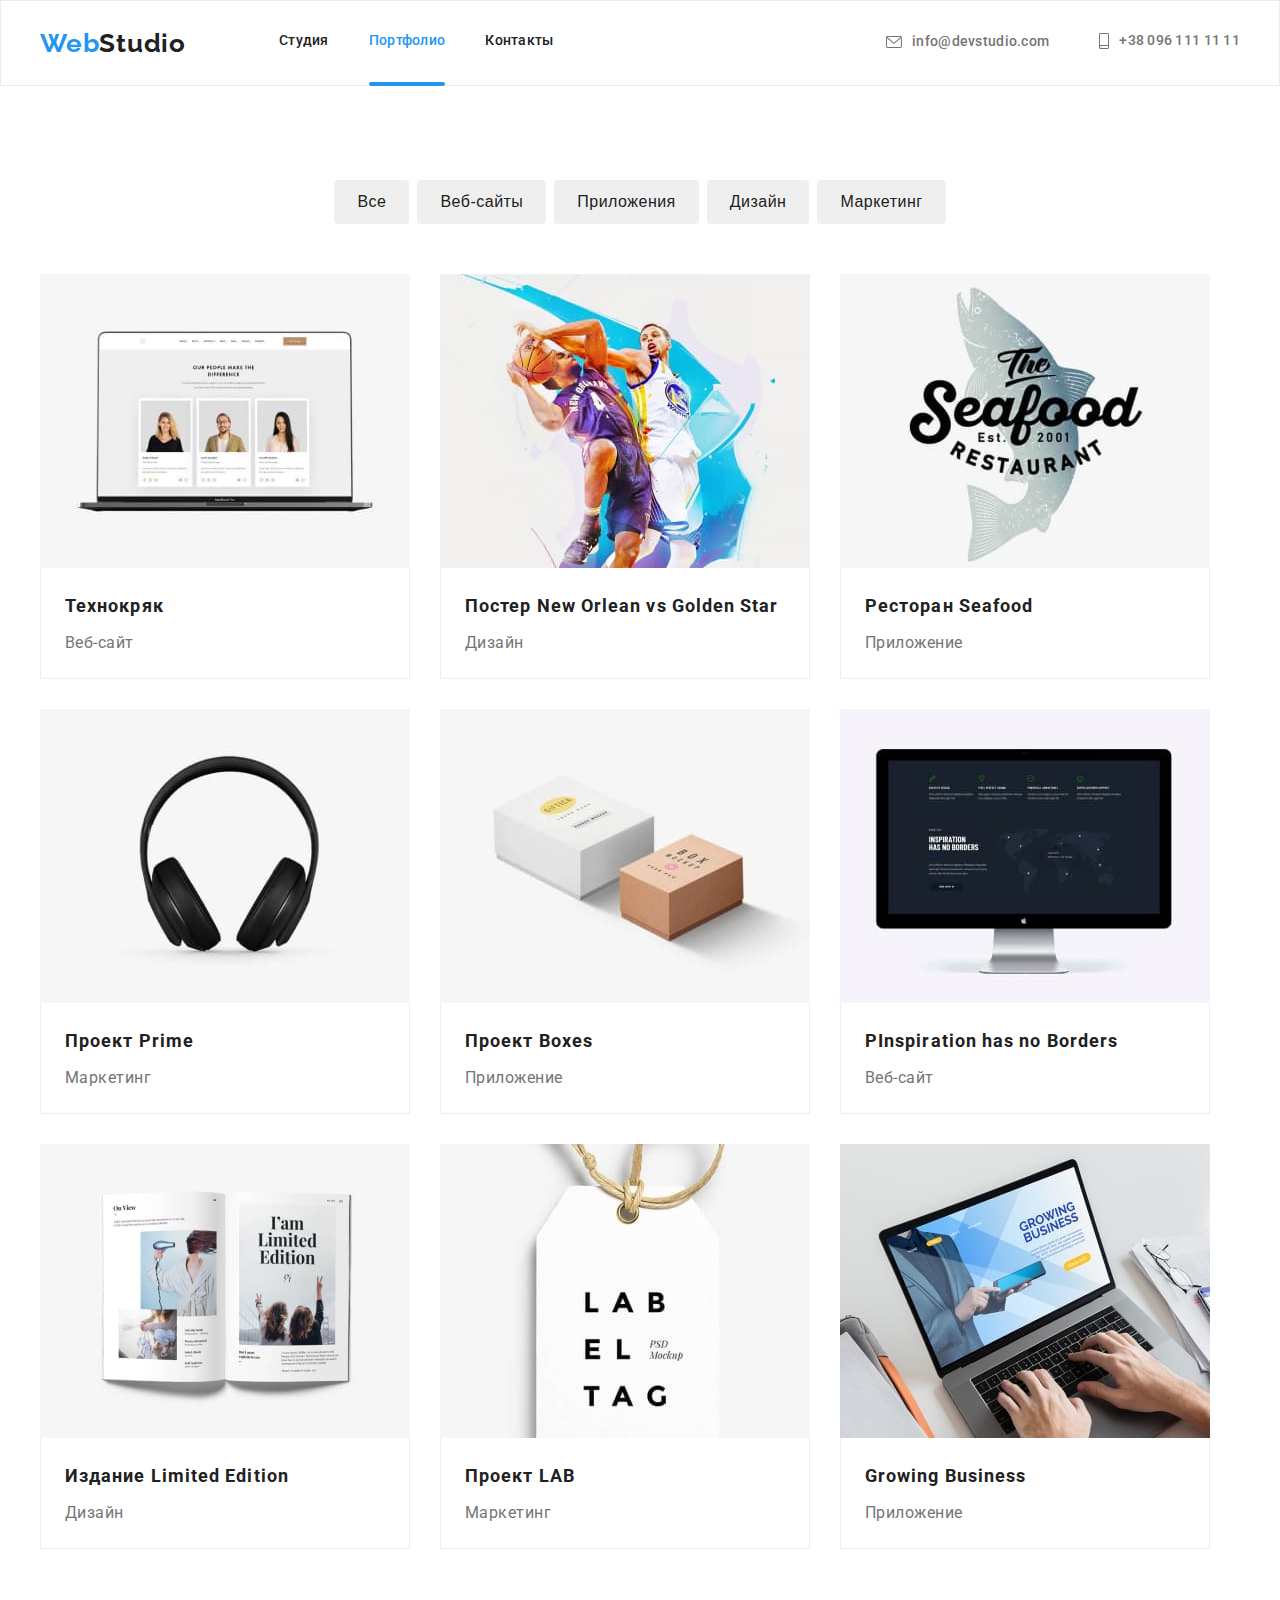
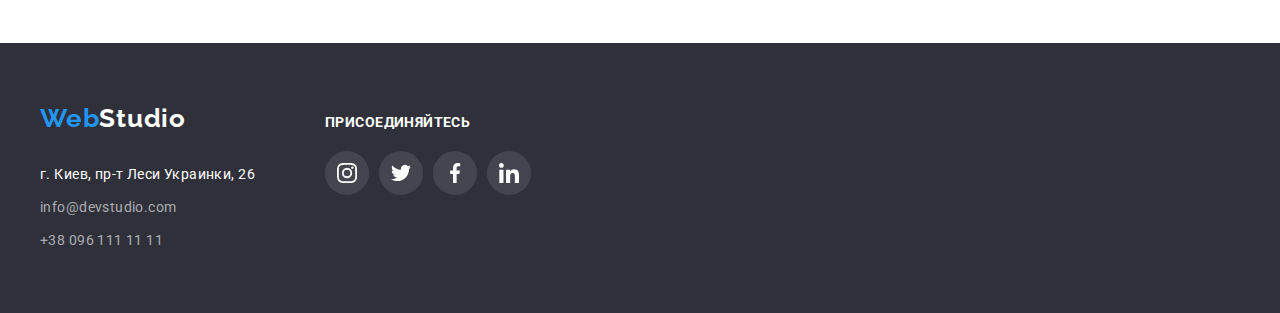
<file: portfolio.html>
<!DOCTYPE html>
<html lang="en">
  <head>
    <meta charset="UTF-8" />
    <meta http-equiv="X-UA-Compatible" content="IE=edge" />
    <meta name="viewport" content="width=device-width, initial-scale=1.0" />
    <title>Portfolio</title>
    <link
      rel="stylesheet"
      href="https://cdnjs.cloudflare.com/ajax/libs/modern-normalize/1.1.0/modern-normalize.min.css"
      integrity="sha512-wpPYUAdjBVSE4KJnH1VR1HeZfpl1ub8YT/NKx4PuQ5NmX2tKuGu6U/JRp5y+Y8XG2tV+wKQpNHVUX03MfMFn9Q=="
      crossorigin="anonymous"
      referrerpolicy="no-referrer"
    />
    <link rel="preconnect" href="https://fonts.gstatic.com" />
    <link rel="preconnect" href="https://fonts.googleapis.com" />
    <link rel="preconnect" href="https://fonts.gstatic.com" crossorigin />
    <link
      href="https://fonts.googleapis.com/css2?family=Raleway:wght@700&family=Roboto:wght@400;500;700;900&display=swap"
      rel="stylesheet"
    />
    <link rel="stylesheet" href="./css/styles.css" />
  </head>
  <body>
    <div>
      <!--Шапка сайта-->
      <header class="page-header">
        <div class="container header-container">
          <nav class="nav-box">
            <a class="nav-logo" href="./index.html"
              ><span class="logo-web">Web</span><span class="logo-studio">Studio</span></a
            >
            <ul class="site-nav">
              <li class="nav-item"><a href="./index.html" class="link">Студия</a></li>
              <li class="nav-item"><a href="" class="link current">Портфолио</a></li>
              <li class="nav-item"><a href="" class="link">Контакты</a></li>
            </ul>
          </nav>
          <!--Контакты-->
          <ul class="contact-nav">
            <li class="item">
              <a href="mailto:info@devstudio.com" class="contacts-link">
                <svg class="contact-nav-icon-f">
                  <use href="./images/hover-images/sprite-hover.svg#icon-envelope-2"></use>
                </svg>
                info@devstudio.com
              </a>
            </li>
            <li class="item">
              <a href="tel:+380961111111" class="contacts-link">
                <svg class="contact-nav-icon-s">
                  <use href="./images/hover-images/sprite-hover.svg#icon-smartphone-2"></use>
                </svg>
                +38 096 111 11 11
              </a>
            </li>
          </ul>
        </div>
      </header>
      <main>
        <!-----------Cписок кнопок - List of buttons -------->
        <section class="section">
          <div class="container">
            <h1 class="visually-hidden">Кнопки</h1>
            <ul class="ul-filter">
              <li class="filter-item"><button type="button" class="btn">Все</button></li>
              <li class="filter-item"><button type="button" class="btn">Веб-сайты</button></li>
              <li class="filter-item"><button type="button" class="btn">Приложения</button></li>
              <li class="filter-item"><button type="button" class="btn">Дизайн</button></li>
              <li class="filter-item"><button type="button" class="btn">Маркетинг</button></li>
            </ul>
            <!-------------- Portfolio ------------->
            <ul class="portfolio">
              <li class="portfolio-image">
                <a href="#" class="portfolio-img">
                  <div class="thumb-box">
                    <img
                      src="./images/img1.jpg"
                      class="portfolio-photo"
                      alt="screenshot"
                      width="370"
                    />
                    <p class="thumb-text">
                      Технокряк это современная площадка распространения коронавируса. Компании
                      используют эту платформу для цифрового шпионажа и атак на защищённые сервера
                      конкурентов.
                    </p>
                  </div>
                  <div class="portfolio-name">
                    <h2 class="portfolio-title">Технокряк</h2>
                    <p class="portfolio-text">Веб-сайт</p>
                  </div>
                </a>
              </li>
              <li class="portfolio-image">
                <a href="#" class="portfolio-img">
                  <div class="thumb-box">
                    <img
                      src="./images/img2.jpg"
                      class="portfolio-photo"
                      alt="Poster New Orlean vs Golden Star"
                      width="370"
                    />
                    <p class="thumb-text">
                      Технокряк это современная площадка распространения коронавируса. Компании
                      используют эту платформу для цифрового шпионажа и атак на защищённые сервера
                      конкурентов.
                    </p>
                  </div>
                  <div class="portfolio-name">
                    <h2 class="portfolio-title">Постер New Orlean vs Golden Star</h2>
                    <p class="portfolio-text">Дизайн</p>
                  </div>
                </a>
              </li>
              <li class="portfolio-image">
                <a href="#" class="portfolio-img">
                  <div class="thumb-box">
                    <img
                      src="./images/img3.jpg"
                      class="portfolio-photo"
                      alt="tablet image"
                      width="370"
                    />
                    <p class="thumb-text">
                      Технокряк это современная площадка распространения коронавируса. Компании
                      используют эту платформу для цифрового шпионажа и атак на защищённые сервера
                      конкурентов.
                    </p>
                  </div>
                  <div class="portfolio-name">
                    <h2 class="portfolio-title">Ресторан Seafood</h2>
                    <p class="portfolio-text">Приложение</p>
                  </div>
                </a>
              </li>
              <li class="portfolio-image">
                <a href="#" class="portfolio-img">
                  <div class="thumb-box">
                    <img
                      src="./images/img4.jpg"
                      class="portfolio-photo"
                      alt="headphones image"
                      width="370"
                    />
                    <p class="thumb-text">
                      Технокряк это современная площадка распространения коронавируса. Компании
                      используют эту платформу для цифрового шпионажа и атак на защищённые сервера
                      конкурентов.
                    </p>
                  </div>
                  <div class="portfolio-name">
                    <h2 class="portfolio-title">Проект Prime</h2>
                    <p class="portfolio-text">Маркетинг</p>
                  </div>
                </a>
              </li>
              <li class="portfolio-image">
                <a href="#" class="portfolio-img">
                  <div class="thumb-box">
                    <img
                      src="./images/img5.jpg"
                      class="portfolio-photo"
                      alt="boxes image"
                      width="370"
                    />
                    <p class="thumb-text">
                      Технокряк это современная площадка распространения коронавируса. Компании
                      используют эту платформу для цифрового шпионажа и атак на защищённые сервера
                      конкурентов.
                    </p>
                  </div>
                  <div class="portfolio-name">
                    <h2 class="portfolio-title">Проект Boxes</h2>
                    <p class="portfolio-text">Приложение</p>
                  </div>
                </a>
              </li>
              <li class="portfolio-image">
                <a href="#" class="portfolio-img">
                  <div class="thumb-box">
                    <img
                      src="./images/img6.jpg"
                      class="portfolio-photo"
                      alt="monitor image"
                      width="370"
                    />
                    <p class="thumb-text">
                      Технокряк это современная площадка распространения коронавируса. Компании
                      используют эту платформу для цифрового шпионажа и атак на защищённые сервера
                      конкурентов.
                    </p>
                  </div>
                  <div class="portfolio-name">
                    <h2 class="portfolio-title">РInspiration has no Borders</h2>
                    <p class="portfolio-text">Веб-сайт</p>
                  </div>
                </a>
              </li>
              <li class="portfolio-image">
                <a href="#" class="portfolio-img">
                  <div class="thumb-box">
                    <img
                      src="./images/img7.jpg"
                      class="portfolio-photo"
                      alt="book image"
                      width="370"
                    />
                    <p class="thumb-text">
                      Технокряк это современная площадка распространения коронавируса. Компании
                      используют эту платформу для цифрового шпионажа и атак на защищённые сервера
                      конкурентов.
                    </p>
                  </div>
                  <div class="portfolio-name">
                    <h2 class="portfolio-title">Издание Limited Edition</h2>
                    <p class="portfolio-text">Дизайн</p>
                  </div>
                </a>
              </li>
              <li class="portfolio-image">
                <a href="#" class="portfolio-img">
                  <div class="thumb-box">
                    <img
                      src="./images/img8.jpg"
                      class="portfolio-photo"
                      alt="book image"
                      width="370"
                    />
                    <p class="thumb-text">
                      Технокряк это современная площадка распространения коронавируса. Компании
                      используют эту платформу для цифрового шпионажа и атак на защищённые сервера
                      конкурентов.
                    </p>
                  </div>
                  <div class="portfolio-name">
                    <h2 class="portfolio-title">Проект LAB</h2>
                    <p class="portfolio-text">Маркетинг</p>
                  </div>
                </a>
              </li>
              <li class="portfolio-image">
                <a href="#" class="portfolio-img">
                  <div class="thumb-box">
                    <img
                      src="./images/img9.jpg"
                      class="portfolio-photo"
                      alt="laptop image"
                      width="370"
                    />
                    <p class="thumb-text">
                      Технокряк это современная площадка распространения коронавируса. Компании
                      используют эту платформу для цифрового шпионажа и атак на защищённые сервера
                      конкурентов.
                    </p>
                  </div>
                  <div class="portfolio-name">
                    <h2 class="portfolio-title">Growing Business</h2>
                    <p class="portfolio-text">Приложение</p>
                  </div>
                </a>
              </li>
            </ul>
          </div>
        </section>
      </main>
      <footer class="footer">
        <div class="container footer-container">
          <div class="footer-addres">
            <a class="footer-logo" href="#"
              ><span class="f-web">Web</span><span class="f-webstudio">Studio</span></a
            >
            <address class="adress">
              <ul class="footer-addres">
                <li class="footer-item">
                  <a
                    href="https://www.google.com/maps/place/%D0%B1%D1%83%D0%BB%D1%8C%D0%B2%D0%B0%D1%80+%D0%9B%D0%B5%D1%81%D1%96+%D0%A3%D0%BA%D1%80%D0%B0%D1%97%D0%BD%D0%BA%D0%B8,+26,+%D0%9A%D0%B8%D1%97%D0%B2,+02000/@50.4271245,30.5353084,15.75z/data=!4m5!3m4!1s0x40d4cf0e033ecbe9:0x57a4dffefec77da0!8m2!3d50.4265807!4d30.5383858"
                    class="address-map"
                    >г. Киев, пр-т Леси Украинки, 26</a
                  >
                </li>
                <li class="footer-item">
                  <a href="mailto:info@devstudio.com" class="contacts">info@devstudio.com</a>
                </li>
                <li class="footer-item">
                  <a href="tel:+380961111111" class="contacts">+38 096 111 11 11</a>
                </li>
              </ul>
            </address>
          </div>
          <div class="fsocial-title">
            <h2 class="footer-title">присоединяйтесь</h2>
            <ul class="fsocial-list">
              <li class="fsocial-item">
                <a href="#" class="fsocial-link">
                  <svg class="fsocial-icon">
                    <use href="./images/footer-networks/sprite-footer1.svg#icon-instagram1-1"></use>
                  </svg>
                </a>
              </li>
              <li class="fsocial-item">
                <a href="#" class="fsocial-link">
                  <svg class="fsocial-icon">
                    <use href="./images/footer-networks/sprite-footer1.svg#icon-twitter2-1"></use>
                  </svg>
                </a>
              </li>
              <li class="fsocial-item">
                <a href="#" class="fsocial-link">
                  <svg class="fsocial-icon">
                    <use href="./images/footer-networks/sprite-footer1.svg#icon-facebook3-1"></use>
                  </svg>
                </a>
              </li>
              <li class="fsocial-item">
                <a href="#" class="fsocial-link">
                  <svg class="fsocial-icon" width="20" height="20">
                    <use href="./images/footer-networks/sprite-footer1.svg#icon-linkedin4-1"></use>
                  </svg>
                </a>
              </li>
            </ul>
          </div>
        </div>
      </footer>
    </div>
  </body>
</html>
</file>
<file: css/styles.css>
:root {
  --titles-text-color-first: #212121;
  --text-color: #757575;
  --accent-color-text: #ffffff;
  --accent-color: #2196f3;
  --accent-color-sec: #1a72b9;
  --background-color: #2f303a;
  --logo-color: #000000;
  --backing-color: #f5f4fa;
  --header-color: #ececec;
  --portfolio-color: #e5e5e5;
  --clients-color: #afb1b8;
  --time: cubic-bezier(0.4, 0, 0.2, 1);

  /* первичный цвет фона - #E5E5E5; */
  /*  вторичный цвет фона - #F5F4FA;*/
  /* основной фон кнопок партфолио #F5F4FA */
}
h1,
h2,
h3,
h4,
h5,
h6,
p {
  margin-top: 0;
  margin-bottom: 0;
}
ul {
  margin: 0;
  list-style: none;
  padding-inline-start: 0;
}
a {
  text-decoration: none;
  cursor: pointer;
}
img {
  display: block;
  max-width: 100%;
  height: auto;
}
body {
  font-family: Roboto, sans-serif;
  background-color: var(-accent-color-text);
  color: var(--titles-text-color-first);
  margin: 0; /* Чтобы снять авто-margin браузера*/
}
ul {
  list-style: none;
  padding: 0;
}
.visually-hidden {
  position: absolute;
  clip: rect(0 0 0 0);
  width: 1px;
  height: 1px;
  margin: -1px;
}
/* Page-header */
.page-header {
  border: 1px solid var(--header-color);
}
.header-container {
  display: flex;
  align-items: center;
}
.container {
  width: 1200px;
  margin-left: auto;
  margin-right: auto;
  padding-left: 15px;
  padding-right: 15px;
}
.nav-box {
  align-items: center;
  /* justify-content: space-between; */
  background-color: var(--accent-color-text);
}

.site-nav .link .current {
  color: var(--accent-color);
}
.link.current {
  color: var(--accent-color);
}
.current::after {
  content: '';
  display: block;
  position: relative;
  top: 33px;

  width: 100%;
  height: 4px;
  background-color: var(--accent-color);
  border-radius: 2px;
}

.nav-logo {
  margin-right: 93px;
}
.site-nav {
  display: flex;
}
.site-nav .nav-item + .nav-item {
  margin-left: 40px;
}
.nav-logo {
  margin-right: 93px;
  text-decoration: none;
}
.logo-web {
  font-family: Raleway, sans-serif;
  color: var(--accent-color);
  font-weight: 700;
  font-size: 26px;
  line-height: 1.19;
  letter-spacing: 0.03em;

  transition: color 250ms var(--time);
}
.logo-web:hover,
.logo-web:focus {
  color: var(--accent-color);
}
.logo-studio {
  font-family: Raleway, sans-serif;
  color: var(--titles-text-color-first);
  font-weight: 700;
  font-size: 26px;
  line-height: 1.19;
  letter-spacing: 0.03em;

  transition: color 250ms var(--time);
}
.logo-studio:hover,
.logo-studio:focus {
  color: var(--accent-color);
}
.nav-box {
  display: flex;
}
.site-nav {
  display: flex;
}
/* .site-nav .item+ .item{
  margin-left: 50px;
} */
/* .site-nav .item:not(:last-child) {
  margin-right: 50px;
} */
.site-nav .link {
  display: block; /* делает элемент блочным */
  padding-top: 32px;
  padding-bottom: 32px;
  color: var(--titles-text-color-first);
  font-weight: 500;
  font-size: 14px;
  line-height: 1.14;
  letter-spacing: 0.02em;
  text-decoration: none;

  transition: color 250ms var(--time);
}
.site-nav .link:hover,
.site-nav .link:focus {
  color: var(--accent-color);
}
.site-nav .link.current {
  color: var(--accent-color);
}
/* Contacts */
.contact-nav {
  display: flex;
  margin-left: auto;
}
.contact-nav .item + .item {
  margin-left: 50px;
}
.contact-nav-icon-f {
  width: 16px;
  height: 12px;
  margin-right: 10px;
  fill: currentColor;
}
.contact-nav-icon-s {
  width: 10px;
  height: 16px;
  margin-right: 10px;
  fill: currentColor;
}
.contacts-link {
  display: inline-flex;
  align-items: center;
  color: var(--text-color);
  font-weight: 500;
  font-size: 14px;
  line-height: 1.14;
  letter-spacing: 0.02em;

  transition: color 250ms var(--time);
}
.contact-nav.item:last-child {
  margin-right: 0;
}
.contacts-link:hover,
.contacts-link:focus {
  color: var(--accent-color);
}

/* Hero */
.hero {
  padding-top: 200px;
  padding-bottom: 200px;
  max-width: 1600px;
  margin-left: auto;
  margin-right: auto;
  text-align: center;
  background-repeat: no-repeat;
  background-size: cover;
  background-position: center;
  background-image: linear-gradient(to right, rgba(47, 48, 58, 0.4), rgba(47, 48, 58, 0.4)),
    url(../images/Head.jpg);
}
.hero-title.centered {
  text-align: center;
  margin-bottom: 30px;
  width: 696px;
  text-align: center;
  margin-left: auto;
  margin-right: auto;
  font-weight: 900;
  font-size: 44px;
  line-height: 1.36;
  letter-spacing: 0.06em;
  text-transform: uppercase;
  color: var(--accent-color-text);
}
/* Hero button*/
.hero-button {
  color: var(--accent-color-text);
  background-color: var(--accent-color);
  cursor: pointer;
  font-weight: 700;
  font-size: 16px;
  line-height: 1.87;
  letter-spacing: 0.06em;
  text-decoration: none;
  border-radius: 4px;
  padding: 10px 32px;

  transition: 250ms var(--time);
}
.hero-button:hover,
.hero-button:focus {
  color: var(--accent-color-text);
  background-color: var(--accent-color-sec);
}
/* Features - Приемущества */
.hidden {
  visibility: hidden;
}
.section {
  padding: 94px 0;
}
.section-titles h2 {
  visibility: hidden;
}
.feature-list {
  display: flex;
}

.feature-item:not(first-child) {
  margin-right: 30px;
}
.feature-title {
  color: var(--titles-text-color-first);
  font-weight: 700;
  font-size: 14px;
  line-height: 1.14;
  letter-spacing: 0.03em;
  text-transform: uppercase;
}
.feature-text {
  margin-top: 10px;
  color: var(--text-color);
  font-size: 14px;
  line-height: 1.71;
  letter-spacing: 0.03em;
}
.feature-icon {
  display: flex;
  justify-content: center;
  align-items: center;
  height: 120px;
  background-color: var(--backing-color);
  margin-bottom: 30px;
}
.feature-icon .icon {
  width: 70px;
  height: 70px;
}
/* About us */
.about-us-section {
  text-align: center;
  padding-top: 0px;
  padding-bottom: 94px;
}
.about-us-title {
  color: var(--titles-text-color-first);
  font-weight: 700;
  font-size: 36px;
  line-height: 1.17;
  text-align: center;
  letter-spacing: 0.03em;
}
.about-us-list {
  display: flex;
  margin-top: 50px;
  margin-left: -30px;
}
.about-us-item {
  margin-left: 30px;
}
.applications-image {
  position: relative;
}
.applications {
  position: absolute;
  bottom: 0;
  display: flex;
  justify-content: center;
  align-items: center;
  width: 370px;
  height: 70px;
  background-color: rgba(47, 48, 58, 0.8);
}
.applications-text {
  color: var(--accent-color-text);
  font-weight: 700;
  font-size: 14px;
  line-height: 1.14;
  text-align: center;
  letter-spacing: 0.03em;
  text-transform: uppercase;
}
/* .about-us-item:first-child {
  margin-left: 0px;
} */
/*Team */
.team {
  background-color: var(--backing-color);
}
.team-container {
  margin-left: auto;
  margin-right: auto;
  padding-left: 15px;
  padding-right: 15px;
}
.team-head-title {
  margin-bottom: 50px;
  color: var(-titles-text-color-first);
  font-weight: 700;
  font-size: 36px;
  line-height: 1.17;
  text-align: center;
  letter-spacing: 0.03em;
}
.team-list {
  display: flex;
  margin-left: -30px;
}
.team-item {
  flex-basis: calc(100% / 4-30px);
  margin-left: 30px;
  background-color: var(--accent-color-text);
  border-radius: 0px 0px 4px 4px;
  box-shadow: 0px 4px 4px rgba(0, 0, 0, 0.15);
}
.card-content {
  padding-top: 30px;
  padding-bottom: 30px;
}
.title {
  color: var(--titles-text-color-first);
  font-weight: 500;
  font-size: 16px;
  line-height: 1.19;
  text-align: center;
  letter-spacing: 0.03em;
}
.text {
  color: var(--text-color);
  margin-top: 10px;
  font-weight: normal;
  font-size: 16px;
  line-height: 1.19;
  text-align: center;
  letter-spacing: 0.03em;
}
.social-list {
  display: flex;
  justify-content: center;
  margin-top: 16px;
}
.social-item {
  width: 44px;
  height: 44px;
  margin-left: 10px;
}
.social-item:first-child {
  margin-left: 0;
}

.social-link {
  display: flex;
  align-items: center;
  justify-content: center;
  width: 100%;
  height: 100%;
  border-radius: 50%;
  color: var(--clients-color);

  transition: color 250ms var(--time), background-color 250ms var(--time);
}

.social-link:hover,
.social-link:focus {
  color: var(--accent-color-text);
  background-color: var(--accent-color);
}

.social-link:hover .social-icon,
.social-link:focus .social-icon {
  fill: var(--accent-color-text);
}
.social-icon {
  width: 20px;
  height: 20px;
  fill: currentColor;
}
/******** Buttons **************/

.ul-filter {
  display: flex;
  justify-content: center;
  margin-bottom: 50px;
}
.btn {
  padding: 8px 22px;
  border-style: none;
  cursor: pointer;
  color: var(--titles-text-color-first);
  background-color: var(--backing color);
  text-align: center;
  border: 1px solid transparent;
  border-radius: 4px;

  font-weight: 500;
  font-size: 16px;
  line-height: 1.63;
  letter-spacing: 0.03em;
  text-align: center;

  transition: color 250ms var(--time), background-color 250ms var(--time),
    box-shadow color 250ms var(--time);
}
.filter-item:not(:first-child) {
  margin-left: 8px;
}
.btn:hover,
.btn:focus {
  color: var(--accent-color-text);
  background-color: var(--accent-color);
  box-shadow: 0px 3px 1px rgba(0, 0, 0, 0.12), 0px 1px 2px rgba(0, 0, 0, 0.08),
    0px 2px 2px rgba(0, 0, 0, 0.1);
}
/************** Portfolio ******************/
.portfolio {
  display: flex;
  flex-wrap: wrap;
  margin: -15px;
}
.portfolio-image {
  margin: 15px;
  width: 370px;
  display: block;
}
.portfolio-img {
  display: block;
  align-items: center;
  background-color: var(--accent-color-text);
}
.portfolio-img:hover,
.portfolio-img:focus {
  box-shadow: 1px 4px 6px rgba(0, 0, 0, 0.16), 0px 4px 4px rgba(0, 0, 0, 0.06),
    0px 1px 1px rgba(0, 0, 0, 0.12);
}

/* ************** */
.portfolio-thumb {
  width: 370px;
  position: relative;
}
.thumb-box {
  position: relative;
  overflow: hidden;
}
.thumb-text {
  /* opacity: 0; */
  position: absolute;
  overflow: hidden;
  background-color: rgba(33, 150, 243, 0.9);
  left: 0;
  top: 0;
  width: 370px;
  height: 294px;

  display: flex;
  justify-content: center;
  align-items: center;
  padding: 63px 24px;

  font-style: normal;
  font-size: 18px;
  line-height: 1.56;
  letter-spacing: 0.03em;
  color: var(--accent-color-text);
  transform: translateY(100%);

  transition: transform 250ms var(--time), box-shadow 250ms var(--time);
}
.portfolio-img:hover .thumb-text,
.portfolio-img:focus .thumb-text {
  transform: translateZ(0);
  overflow: visible;
}

/* .thumb-box:hover .thumb-text {
  opacity: 1;
} */

/* ************************ */
.portfolio-title {
  color: var(--titles-text-color-first);
  font-weight: 700;
  font-size: 18px;
  line-height: 2;
  letter-spacing: 0.06em;
}
.portfolio-text {
  margin-top: 4px;
  color: var(--text-color);
  font-size: 16px;
  line-height: 1.87;
  letter-spacing: 0.03em;
}
.flex-container {
  display: flex;
  flex-wrap: wrap;
}
.flex-element {
  width: calc((100%-60) / 3);
}
.flex-element:nth-child(3n) {
  margin-right: 0;
}
.portfolio-name {
  padding: 20px 24px;
  border-bottom: 1px solid #eeeeee;
  border-right: 1px solid #eeeeee;
  border-left: 1px solid #eeeeee;
}
/* clients */
.clients {
  padding: 94px auto;
  background-color: var(-portfolio-color);
}
.section-title {
  margin-bottom: 50px;
  font-weight: 700;
  font-size: 36px;
  line-height: 1.17;
  text-align: center;
  letter-spacing: 0.03em;
}
.client-list {
  display: flex;
  justify-content: space-between;
  margin-top: 50px;
}
.client-item {
  width: 170px;
  height: 92px;
  margin-left: 30px;
}
.client-item:first-child {
  margin-left: 0;
}
.client-link {
  display: flex;
  justify-content: center;
  align-items: center;
  color: var(--clients-color);
  border: 1px solid var(--clients-color);
  border-radius: 4px;
  width: 100%;
  height: 100%;

  transition: color 250ms var(--time), background-color 250ms var(--time);
}

.client-link:hover,
.client-link:focus {
  color: var(--accent-color);
  border-color: var(--accent-color);
}
.client-link:hover .client-icon,
.client-link:focus .client-icon {
  fill: var(--accent-color);
}
.client-icon {
  width: 106px;
  height: 60px;
  fill: currentColor;
}
/************************* Footer ********************/
.footer {
  padding-top: 60px;
  padding-bottom: 60px;
  background-color: var(--background-color);
}
.footer-container {
  display: flex;
  align-items: baseline;
}
.footer-logo {
  font-family: Raleway, sans-serif;
  color: var(--accent-color-text);
  font-weight: 700;
  font-size: 26px;
  line-height: 1.19;
  letter-spacing: 0.03em;
}
.f-web {
  color: var(--accent-color);
  font-family: Raleway;
  font-weight: 700;
  font-size: 26px;
  line-height: 1.19;
  letter-spacing: 0.03em;

  transition: color 250ms var(--time);
}
.f-webstudio {
  font-family: Raleway;
  font-weight: 700;
  font-size: 26px;
  line-height: 1.19;
  letter-spacing: 0.03em;

  transition: color 250ms var(--time);
}
.footer-logo:hover,
.footer-logo:focus {
  color: var(--accent-color);
}
.footer-addres {
  display: inline-block;
}
.address-map {
  display: inline-block;
  font-style: normal;
  margin-top: 20px;
  color: var(--accent-color-text);
  font-style: normal;
  font-size: 14px;
  line-height: 1.71;
  letter-spacing: 0.03em;

  transition: color 250ms var(--time);
}
.contacts {
  color: rgba(255, 255, 255, 0.6);
  font-style: normal;
  font-size: 14px;
  line-height: 1.71;
  letter-spacing: 0.03em;

  transition: color 250ms var(--time);
}

.footer-item {
  margin-top: 9px;
}

.address-map:hover,
.address-map:focus {
  color: var(--accent-color);
}
.contacts:hover,
.contacts:focus {
  color: var(--accent-color);
}
.fsocial-title {
  margin-left: 70px;
}
.footer-title {
  color: var(--accent-color-text);
  font-weight: 700;
  font-size: 14px;
  line-height: 1.14;
  letter-spacing: 0.03em;
  text-transform: uppercase;
}
.fsocial-list {
  display: flex;
  justify-content: center;
  margin-top: 20px;
}
.fsocial-icon {
  width: 20px;
  height: 20px;
}
.fsocial-item {
  width: 44px;
  height: 44px;
  margin-left: 10px;
}
.fsocial-item:first-child {
  margin-left: 0;
}
.fsocial-link {
  display: flex;
  justify-content: center;
  align-items: center;
  width: 100%;
  height: 100%;
  border-radius: 50%;
  color: #afb1b8;
  background: rgba(255, 255, 255, 0.1);

  transition: color 250ms var(--time), background-color 250ms var(--time);
}
.fsocial-icon {
  fill: var(--accent-color-text);
}

.fsocial-link:hover,
.fsocial-link:focus {
  fill: var(--accent-color-text);
  background-color: var(--accent-color);
}
.fsocial-link:hover .fsocial-icon,
.fsocial-link:focus .fsocial-icon {
  fill: var(--accent-color-text);
}
/* *******Modal window********** */
.backdrop {
  position: fixed;
  top: 0;
  left: 0;
  width: 100%;
  height: 100%;
  background-color: rgba(0, 0, 0, 0.4);

  opacity: 1;
  transition: opacity 250ms var(--time);
}
.backdrop.is-hidden {
  opacity: 0;
  pointer-events: none; /* пропускает через себя клик*/
}
.backdrop.is-hidden .modal {
  transform: (-50%, -50%) scale(0.9);
}
.modal {
  position: absolute;
  top: 50%;
  left: 50%;
  transform: translate(-50%, -50%) scale(1);

  min-width: 528px;
  min-height: 581px;
  background-color: var(--accent-color-text);

  border-radius: 4px;
  background-color: #ffffff;
  box-shadow: 0px 1px 3px rgba(0, 0, 0, 0.12), 0px 1px 1px rgba(0, 0, 0, 0.14),
    0px 2px 1px rgba(0, 0, 0, 0.2);

  /* transition: background-color, 250ms, var(--time); */
  transform: (-50%, -50%) scale(1);
  transition: transform 250ms var(--time);
}
.modal-close {
  position: absolute;
  top: 8px;
  right: 8px;
  cursor: pointer;

  display: flex;
  justify-content: center;
  align-items: center;
  width: 30px;
  height: 30px;
  border-radius: 50%;

  border: 1px solid rgba(0, 0, 0, 0.1);
  background: var(--accent-color-text);
}
.modal-close-icon:hover,
.modal-close-icon:focus {
  color: var(--accent-color-text);
}
</file>
